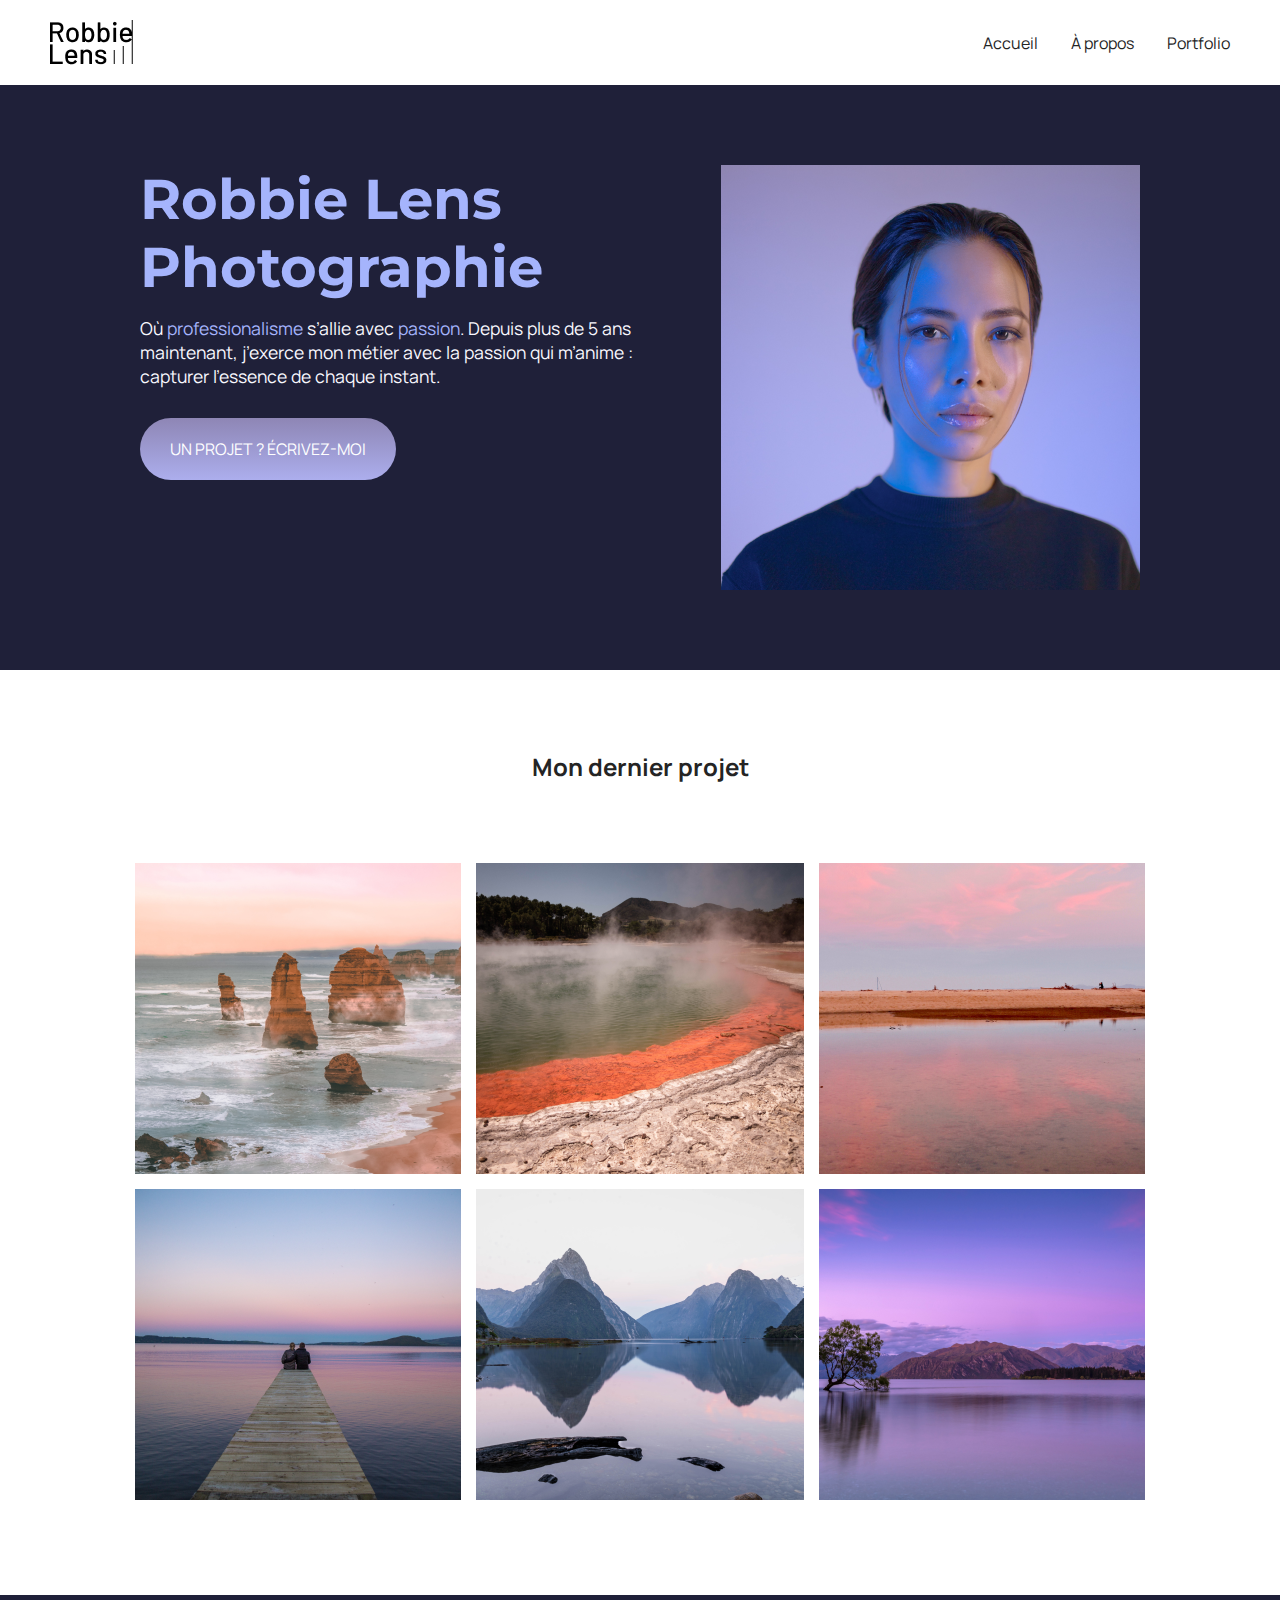
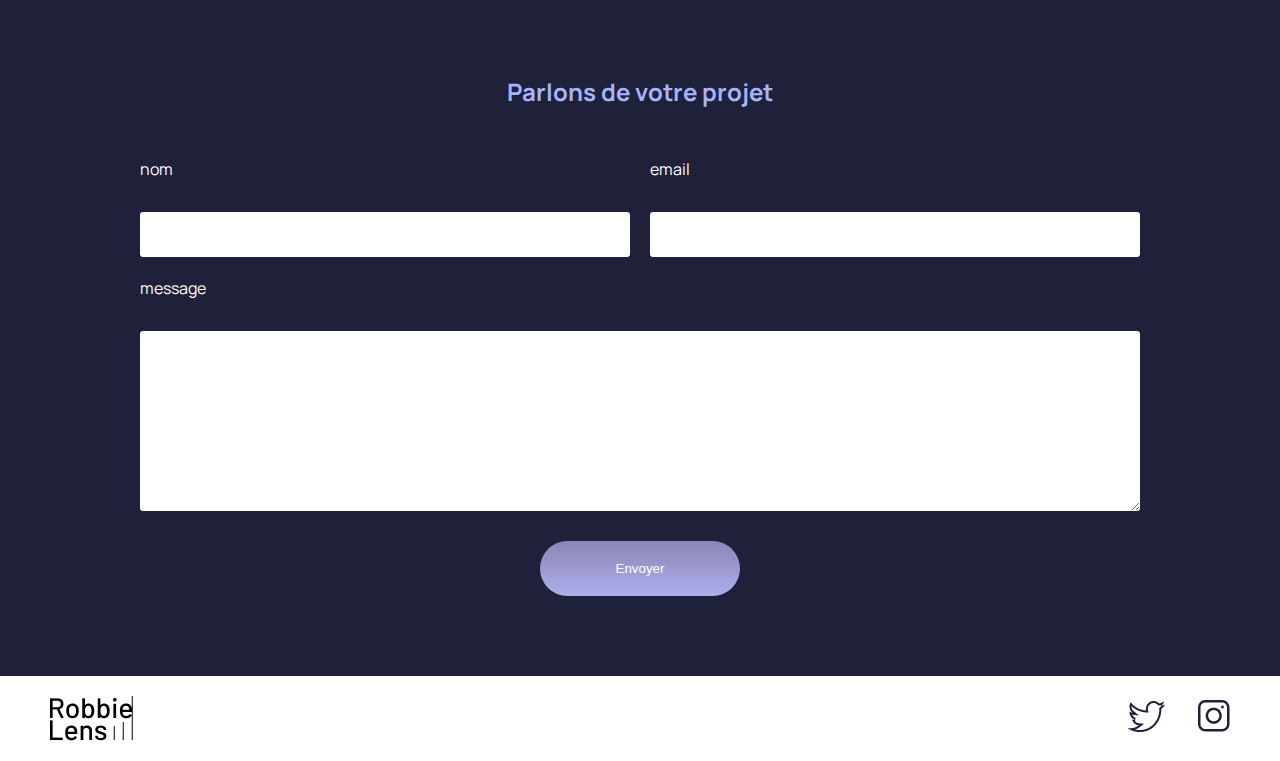
<file: index.html>
<!DOCTYPE html>
<html lang="fr">

<head>
    <meta charset="utf-8" >
    <title>Accueil - Robbie Lens Photographie</title>
    <link href="style/style.css" rel="stylesheet" >
    <link href="style/index.css" rel="stylesheet" >
    <link rel="preconnect" href="https://fonts.googleapis.com">
    <link rel="preconnect" href="https://fonts.gstatic.com" crossorigin>
    <link href="https://fonts.googleapis.com/css2?family=Manrope&family=Montserrat&display=swap" rel="stylesheet">
</head>

<body>
    <header>
        <nav>
            <img src="images/logo.png" alt="Logo Robbie Lens" >
            <div>
                <a href="index.html">Accueil</a>
                <a href="a-propos.html">À propos</a>
                <a href="portfolio.html">Portfolio</a>
            </div>
        </nav>
    </header>
    <main>
        <section class="accueil-introduction">
            <div>
                <h1>Robbie Lens Photographie</h1>
                <p>
                    Où <em>professionalisme</em> s’allie avec <em>passion</em>. Depuis
                    plus de 5 ans maintenant, j’exerce mon métier avec la passion
                    qui m’anime : capturer l’essence de chaque instant.
                </p>
                <a href="#contact" class="cta">UN PROJET ? ÉCRIVEZ-MOI</a>
            </div>
            <img src="images/robbie-lens.png" alt="Portrait avec effet de la photographe Robbie Lens" >
        </section>
        <section class="accueil-photos">
            <h2>Mon dernier projet</h2>
            <div>
                <img src="images/accueil/element-1.png" alt="Twelve apostles - Australie" >
                <img src="images/accueil/element-2.png" alt="Wai-O-Tapu - Nouvelle-Zélande" >
                <img src="images/accueil/element-3.png" alt="Parc National d’Abel Tasman - Nouvelle-Zélande" >
            </div>
            <div>
                <img src="images/accueil/element-4.png" alt="Lac Rotorua - Nouvelle-Zélande" >
                <img src="images/accueil/element-5.png" alt="Milford Sound - Nouvelle-Zélande" >
                <img src="images/accueil/element-6.png" alt="Lac Wanaka - Nouvelle-Zélande" >
            </div>
        </section>
        <section class="section-contact" id="contact">
            <h2>Parlons de votre projet</h2>
            <form>
                <div class="form-nom-email">
                <div class="form-column">
                <label for="nom">nom</label><br>
                <input type="text" name="nom" id="nom" size="50">
                </div>
                <div class="form-column">
                <label for="email">email</label><br>
                <input type="text" name="email" id="email" size="50">
                </div>

                </div>

                <label for="message">message</label><br>
                <textarea name="message" id="message" rows="10"></textarea>

                <input type="submit" value="Envoyer" class="cta">
            </form>
        </section>
    </main>
    <footer>
        <img src="images/logo.png" alt="Logo Robbie Lens" >
        <div>
            <a target="_blank" href="https://twitter.com/" class="lien-icone">
                <img src="images/twitter.png" alt="Logo Twitter" >
            </a>
            <a target="_blank" href="https://www.instagram.com/" class="lien-icone">
                <img src="images/instagram.png" alt="Logo Instagram" >
            </a>
        </div>
    </footer>
</body>

</html>
</file>
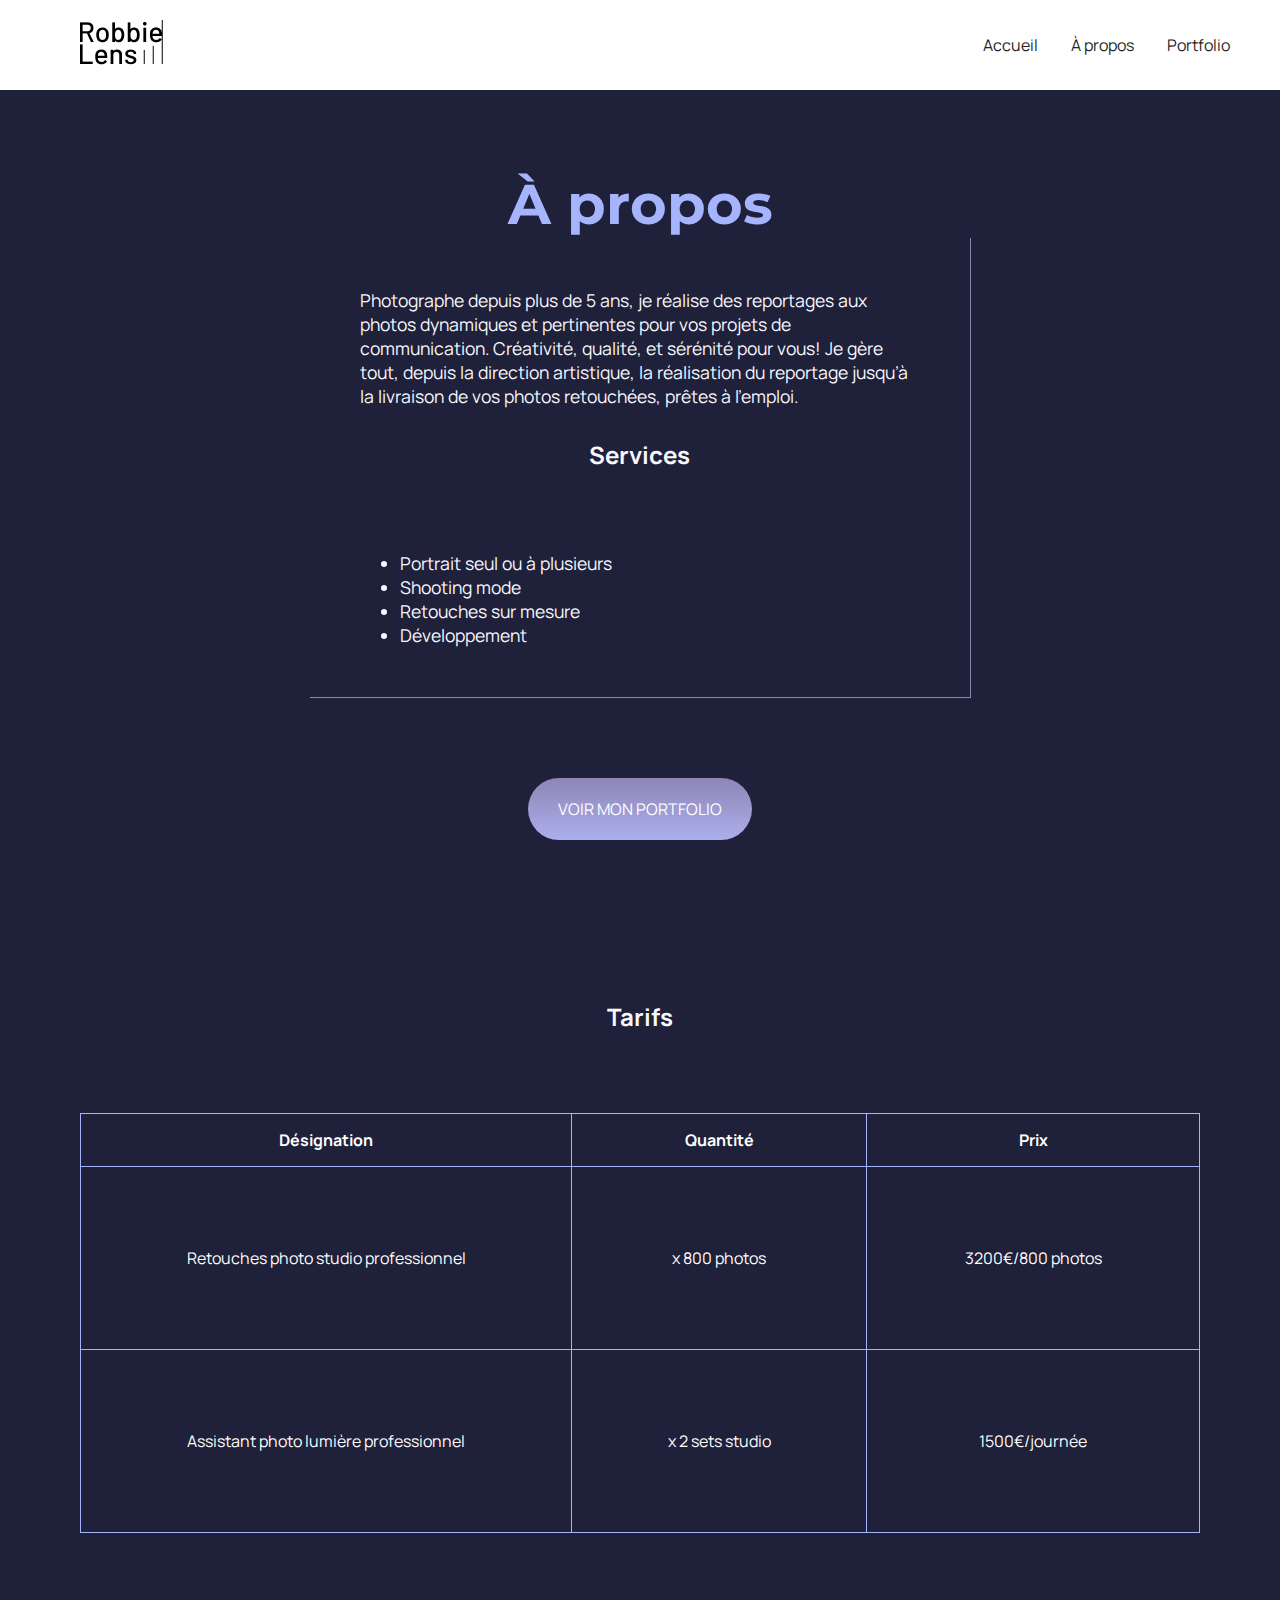
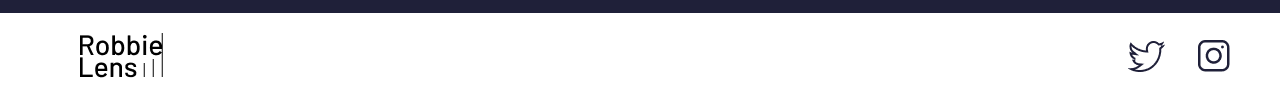
<file: a-propos.html>
<!DOCTYPE html>
<html lang="fr">

<head>
    <meta charset="utf-8" >
    <title>À propos - Robbie Lens Photographie</title>
    <link href="style/style.css" rel="stylesheet" >
    <link href="style/a-propos.css" rel="stylesheet" >
    <link rel="preconnect" href="https://fonts.googleapis.com">
    <link rel="preconnect" href="https://fonts.gstatic.com" crossorigin>
    <link href="https://fonts.googleapis.com/css2?family=Manrope&family=Montserrat&display=swap" rel="stylesheet">
</head>

<body>
    <header>
        <nav>
            <a href="index.html" class="lien-icone">
                <img src="images/logo.png" alt="Logo Robbie Lens" >
            </a>
            <div>
                <a href="index.html">Accueil</a>
                <a href="a-propos.html">À propos</a>
                <a href="portfolio.html">Portfolio</a>
            </div>
        </nav>
    </header>
    <main class="a-propos-main">
        <section>
            <h1>À propos</h1>
            <div class="carre-contenu">
                <p>
                    Photographe depuis plus de 5 ans, je réalise des reportages aux photos dynamiques et pertinentes
                    pour
                    vos
                    projets de communication. Créativité, qualité, et sérénité pour vous! Je gère tout, depuis la
                    direction
                    artistique, la réalisation du reportage jusqu’à la livraison de vos photos retouchées, prêtes à
                    l’emploi.
                </p>
                <h2>Services</h2>
                <ul>
                    <li>Portrait seul ou à plusieurs</li>
                    <li>Shooting mode</li>
                    <li>Retouches sur mesure</li>
                    <li>Développement</li>
                </ul>
            </div>
            <div>
                <a href="portfolio.html" class="cta">VOIR MON PORTFOLIO</a>
            </div>
        </section>
        <section class="tarifs">
            <h2>Tarifs</h2>
            <table>
                <thead>
                    <tr>
                        <th>Désignation</th>
                        <th>Quantité</th>
                        <th>Prix</th>
                    </tr>
                </thead>
                <tbody>
                    <tr>
                        <td>Retouches photo
                            studio professionnel</td>
                        <td>x 800 photos</td>
                        <td>3200€/800 photos</td>
                    </tr>
                    <tr>
                        <td>Assistant photo
                            lumière professionnel</td>
                        <td>x 2 sets studio</td>
                        <td>1500€/journée</td>
                    </tr>
                </tbody>
            </table>
            </h2>

        </section>
    </main>
    <footer>
        <a href="index.html" class="lien-icone">
            <img src="images/logo.png" alt="Logo Robbie Lens" >
        </a>
        <div>
            <a target="_blank" href="https://twitter.com/" class="lien-icone">
                <img src="images/twitter.png" alt="Logo Twitter" >
            </a>
            <a target="_blank" href="https://www.instagram.com/" class="lien-icone">
                <img src="images/instagram.png" alt="Logo Instagram" >
            </a>
        </div>
    </footer>
</body>

</html>
</file>
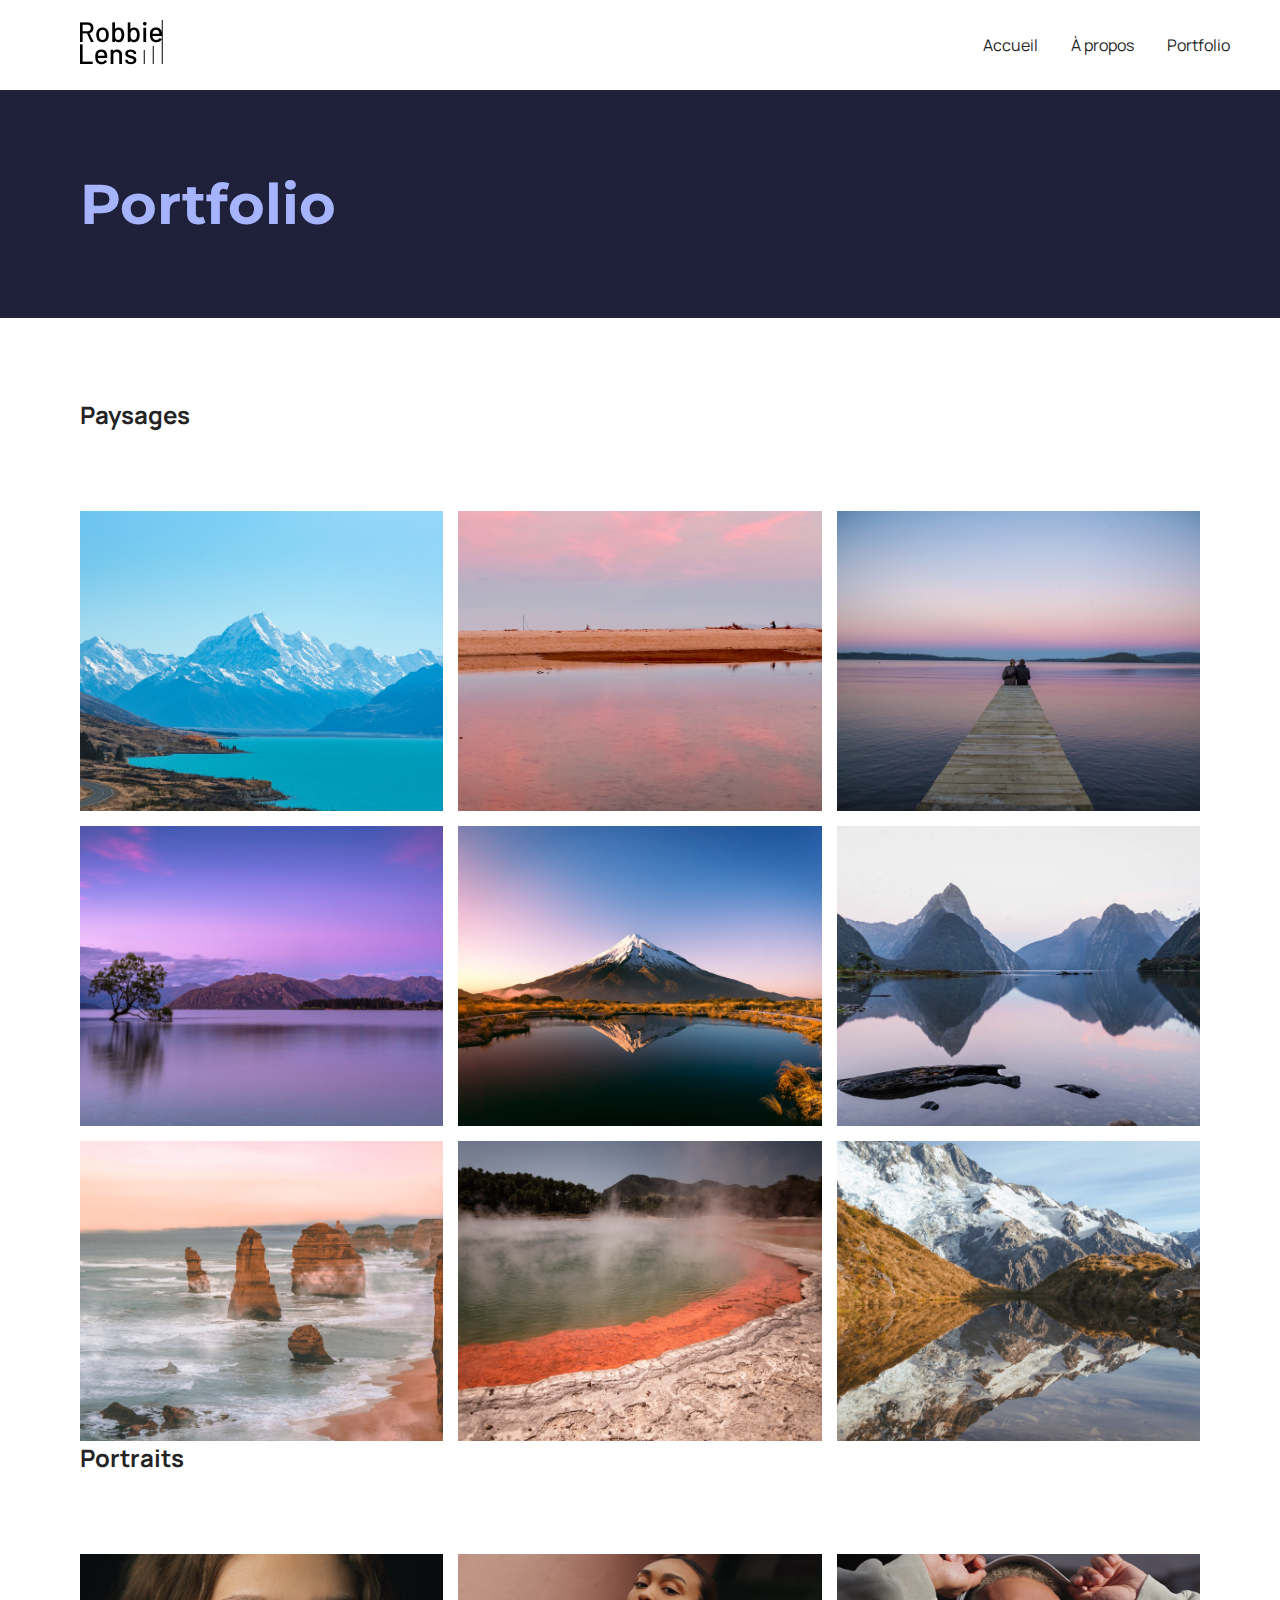
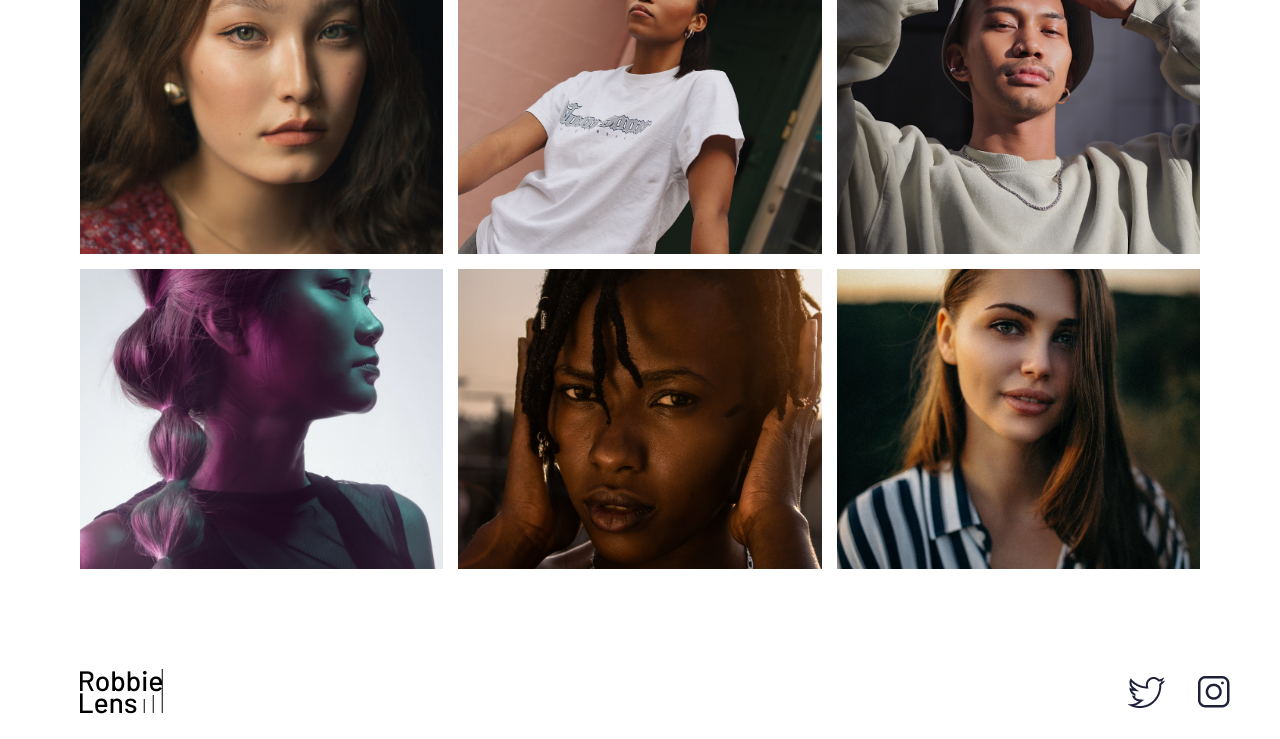
<file: portfolio.html>
<!DOCTYPE html>
<html lang="fr">

<head>
    <meta charset="utf-8" >
    <title>Portfolio - Robbie Lens Photographie</title>
    <link href="style/style.css" rel="stylesheet" >
    <link href="style/portfolio.css" rel="stylesheet" >
    <link rel="preconnect" href="https://fonts.googleapis.com">
    <link rel="preconnect" href="https://fonts.gstatic.com" crossorigin>
    <link href="https://fonts.googleapis.com/css2?family=Manrope&family=Montserrat&display=swap" rel="stylesheet">
</head>

<body>
    <header>
        <nav>
            <a href="index.html" class="lien-icone">
                <img src="images/logo.png" alt="Logo Robbie Lens" >
            </a>
            <div>
                <a href="index.html">Accueil</a>
                <a href="a-propos.html">À propos</a>
                <a href="portfolio.html">Portfolio</a>
            </div>
        </nav>
    </header>
    <main>
        <section>
            <h1>Portfolio</h1>
        </section>
        <section class="portfolio-section-photos">
            <h2>Paysages</h2>
            <div class="grid-paysages">
                <a href="images/portfolio/paysage1.jpg" class="lien-conteneur-photo">
                    <img src="images/portfolio/paysage1.jpg" alt="Mont Aoraki - Nouvelle-Zélande" >
                    <div class="photo-hover">Voir la photo</div>
                </a>
                <a href="images/portfolio/paysage2.jpg" class="lien-conteneur-photo">
                    <img src="images/portfolio/paysage2.jpg" alt="Parc National d’Abel Tasman - Nouvelle-Zélande" >
                    <div class="photo-hover">Voir la photo</div>
                </a>
                <a href="images/portfolio/paysage3.jpg" class="lien-conteneur-photo">
                    <img src="images/portfolio/paysage3.jpg" alt="Lac Rotorua - Nouvelle-Zélande" >
                    <div class="photo-hover">Voir la photo</div>
                </a>
                <a href="images/portfolio/paysage4.jpg" class="lien-conteneur-photo">
                    <img src="images/portfolio/paysage4.jpg" alt="Lac Wanaka - Nouvelle-Zélande" >
                    <div class="photo-hover">Voir la photo</div>
                </a>
                <a href="images/portfolio/paysage5.jpg" class="lien-conteneur-photo">
                    <img src="images/portfolio/paysage5.jpg" alt="Mont Taranaki - Nouvelle-Zélande" >
                    <div class="photo-hover">Voir la photo</div>
                </a>
                <a href="images/portfolio/paysage6.jpg" class="lien-conteneur-photo">
                    <img src="images/portfolio/paysage6.jpg" alt="Milford Sound - Nouvelle-Zélande" >
                    <div class="photo-hover">Voir la photo</div>
                </a>
                <a href="images/portfolio/paysage7.jpg" class="lien-conteneur-photo">
                    <img src="images/portfolio/paysage7.jpg" alt="Twelve Apostle - Australie" >
                    <div class="photo-hover">Voir la photo</div>
                </a>
                <a href="images/portfolio/paysage8.jpg" class="lien-conteneur-photo">
                    <img src="images/portfolio/paysage8.jpg" alt="Wai-O-Tapu - Nouvelle-Zélande" >
                    <div class="photo-hover">Voir la photo</div>
                </a>
                <a href="images/portfolio/paysage9.jpg" class="lien-conteneur-photo">
                    <img src="images/portfolio/paysage9.jpg" alt="Mont Cook - Nouvelle Zélande" >
                    <div class="photo-hover">Voir la photo</div>
                </a>
            </div>
            <h2>Portraits</h2>
            <div class="grid-portraits">
                <a href="images/portfolio/portrait1.jpg" class="lien-conteneur-photo">
                    <img src="images/portfolio/portrait1.jpg" alt="Portrait jeune femme 1" >
                    <div class="photo-hover">Voir la photo</div>
                </a>
                <a href="images/portfolio/portrait2.jpg" class="lien-conteneur-photo">
                    <img src="images/portfolio/portrait2.jpg" alt="Portrait jeune femme 2" >
                    <div class="photo-hover">Voir la photo</div>
                </a>
                <a href="images/portfolio/portrait3.jpg" class="lien-conteneur-photo">
                    <img src="images/portfolio/portrait3.jpg" alt="Portrait jeune homme 3" >
                    <div class="photo-hover">Voir la photo</div>
                </a>
                <a href="images/portfolio/portrait4.jpg" class="lien-conteneur-photo">
                    <img src="images/portfolio/portrait4.jpg" alt="Portrait jeune femme 4" >
                    <div class="photo-hover">Voir la photo</div>
                </a>
                <a href="images/portfolio/portrait5.jpg" class="lien-conteneur-photo">
                    <img src="images/portfolio/portrait5.jpg" alt="Portrait jeune femme 5" >
                    <div class="photo-hover">Voir la photo</div>
                </a>
                <a href="images/portfolio/portrait6.jpg" class="lien-conteneur-photo">
                    <img src="images/portfolio/portrait6.jpg" alt="Portrait jeune femme 6" >
                    <div class="photo-hover">Voir la photo</div>
                </a>

            </div>
        </section>
    </main>
    <footer>
        <a href="index.html" class="lien-icone">
            <img src="images/logo.png" alt="Logo Robbie Lens" >
        </a>
        <div>
            <a target="_blank" href="https://twitter.com/" class="lien-icone">
                <img src="images/twitter.png" alt="Logo Twitter" >
            </a>
            <a target="_blank" href="https://www.instagram.com/" class="lien-icone">
                <img src="images/instagram.png" alt="Logo Instagram" >
            </a>
        </div>
    </footer>
</body>

</html>
</file>
<file: style/style.css>
* {
  margin: 0;
}

body {
  font-family: 'Manrope', sans-serif;
  font-size: 1em;
  background-color: #1f2039;
}

a {
  color: #242424;
  text-decoration: none;
}

em {
  color: #a5b4fc;
  font-style: normal;
}

h1 {
  font-size: 3.5em;
  color: #a5b4fc;
  font-family: 'Montserrat', sans-serif;
}

h2 {
  color: #f9f8ff;
}

p,
li {
  font-size: 1.1em;
  color: #f9f8ff;
}

header,
footer {
  background-color: white;
  padding: 20px 50px;
}

.cta {
  display: inline-block;
  background: linear-gradient(#8e86b5, #acaeed);
  color: white;
  border-radius: 50px;
  padding: 20px 30px;
}

a:hover {
  text-decoration: underline;
}

.cta:hover {
  background: linear-gradient(#696484, #8788ba);
  text-decoration: none;
}

.lien-icone {
  margin-left: 30px;
}

.lien-icone:hover {
  opacity: 0.5;
}

section {
  padding: 80px;
}

footer,
nav {
  display: flex;
  flex-direction: row;
  align-items: center;
  justify-content: space-between;
}

nav a {
  margin-left: 30px;
}

@media screen and (max-width:996px){

  header nav{
    flex-direction: column;
    align-items: center;
    justify-content: center;
  }

  header nav img{
    margin-bottom: 20px;
  }

  header,
  footer{
    padding: 20px 20px;
  }

  h1{
    font-size: 2em;
  }

  section{
    padding: 50px 20px 50px 20px;
  }

  nav a{
    margin-left: 10px;
    margin-right: 10px;
  }
}
</file>
<file: style/index.css>
.accueil-photos {
  background-color: white;
  padding: 80px;
}

.accueil-photos h2 {
  color: #242424;
  text-align: center;
  margin-bottom: 80px;
}

.accueil-photos div {
  display: flex;
  flex-direction: row;
  gap: 15px;
  justify-content: center;
  margin-bottom: 15px;
}

.accueil-introduction {
  display: flex;
  flex-direction: row;
  max-width: 1000px;
  align-items: flex-start;
  margin: auto;
}

@media screen and (max-width:996px){
  .accueil-introduction{
    flex-direction: column;
    align-items: center;
    justify-content: center;
  }

  .accueil-introduction div{
    padding-right: 0;
    text-align: center;
    order: 2;
    width: 100%;
  }

  .accueil-introduction img{
    order: 1;
    margin-bottom: 20px;
    width: 100%;
  }

  .accueil-photos{
    padding: 20px;
  }
  
  .accueil-photos div{
    flex-direction: column;
  }

  .section-contact{
    padding: 50px 20px;
  }

  .form-nom-email{
    flex-direction: column;
    gap: 0;
  }
}


.accueil-introduction h1 {
  margin-bottom: 15px;
}

.accueil-introduction p {
  margin-bottom: 30px;
}

.accueil-introduction div {
  padding-right: 80px;
}

.section-contact h2 {
  color: #a5b4fc;
  text-align: center;
  margin-bottom: 50px;
}

form{
  display: flex;
  flex-direction: column;
  color: white;
  max-width: 1000px;
  margin: auto;
}

.form-nom-email{
  display: flex;
  flex-direction: row;
  gap: 20px;
}

.form-column{
  flex: 1;
  display: flex;
  flex-direction: column;
  margin-bottom: 20px;
}

input,
textarea{
  padding: 15px;
  border-radius: 3px;
  border: none;
}

label{
  margin-bottom: 10px;
}

input[type="submit"]{
  width: 200px;
  margin: auto;
  margin-top: 30px;
}
</file>
<file: style/a-propos.css>
.carre-contenu {
  border-right: 1px solid #8e86b5;
  border-bottom: 1px solid #8e86b5;
  padding: 50px;
  width: 50%;
  margin: auto;
  margin-bottom: 80px;
}

.carre-contenu h2 {
  margin-top: 30px;
}

.carre-contenu ul {
  margin-top: 30px;
}

.carre-contenu + div {
  text-align: center;
}

.a-propos-main {
  margin: auto;
}

table {
  color: white;
  text-align: center;
  width: 100%;
  border-collapse: collapse;
}

td,
th {
  padding: 15px;
  border: 1px solid #a5b4fc;
}

td {
  padding: 80px;
}

h2 {
  margin-bottom: 80px;
}

h1,
h2 {
  text-align: center;
}

@media screen and (max-width:996px){
  .tarifs{
    display: none;
  }
}
</file>
<file: style/portfolio.css>
.portfolio-section-photos {
  background-color: white;
}

.portfolio-section-photos h2 {
  color: #242424;
  margin-bottom: 80px;
}

.grid-paysages {
  display: grid;
  grid-template-columns: 1fr 1fr 1fr;
  grid-template-rows: 300px 300px 300px;
  gap: 15px;
}

.grid-portraits {
  display: grid;
  grid-template-columns: 1fr 1fr 1fr;
  grid-template-rows: 300px 300px;
  gap: 15px;
}

.grid-paysages img,
.grid-portraits img {
  width: 100%;
  height: 100%;
  object-fit: cover;
}

.lien-conteneur-photo {
  position: relative;
}

.photo-hover {
  position: absolute;
  top: 0;
  left: 0;
  right: 0;
  bottom: 0;
  display: flex;
  align-items: center;
  justify-content: center;
  font-size: 1.5em;
  color: white;
  background-color: rgba(0, 0, 0, 0.7);
  display: none;
}

.lien-conteneur-photo:hover .photo-hover {
  display: flex;
}

@media screen and (max-width:996px) {
  .grid-paysages{
    grid-template-columns: 1fr;
    gap: 15px;
    
  }
  
  .grid-portraits{
    grid-template-columns: 1fr;
    gap: 15px;
  }
}
</file>
